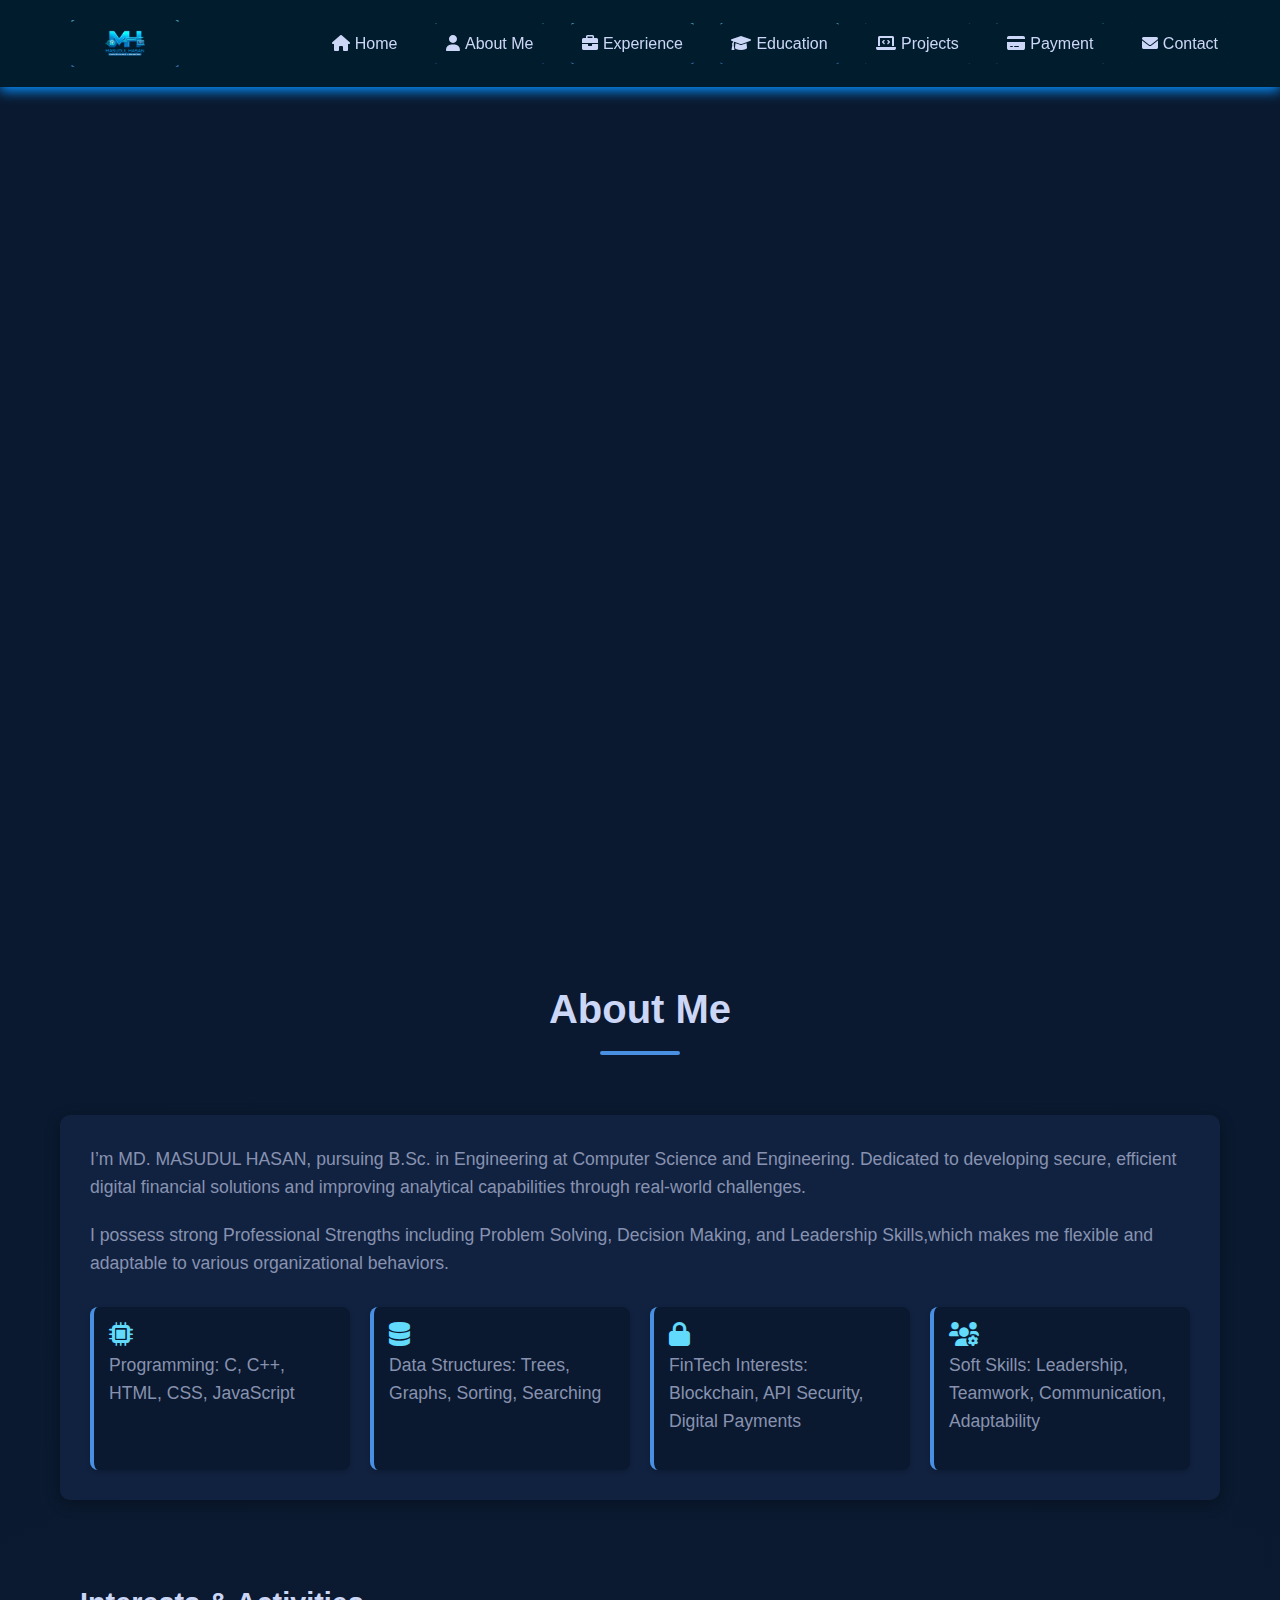
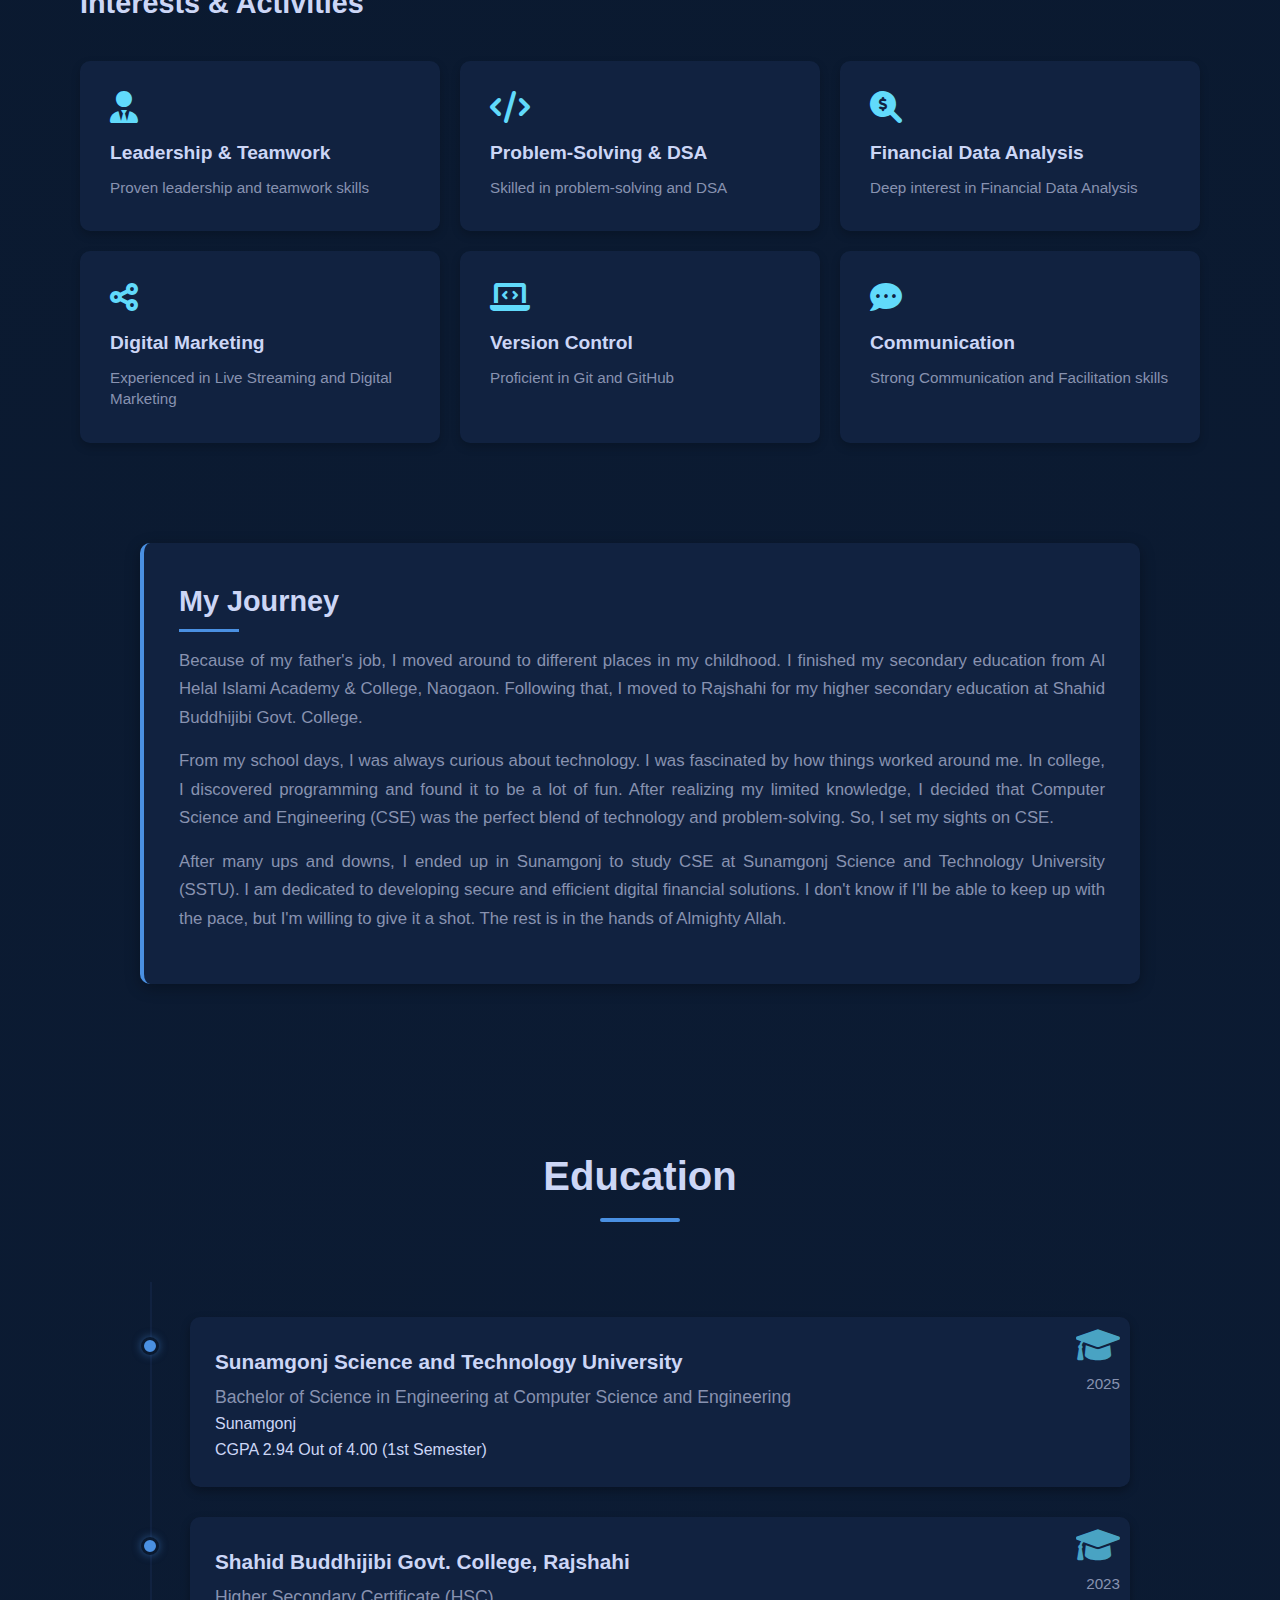
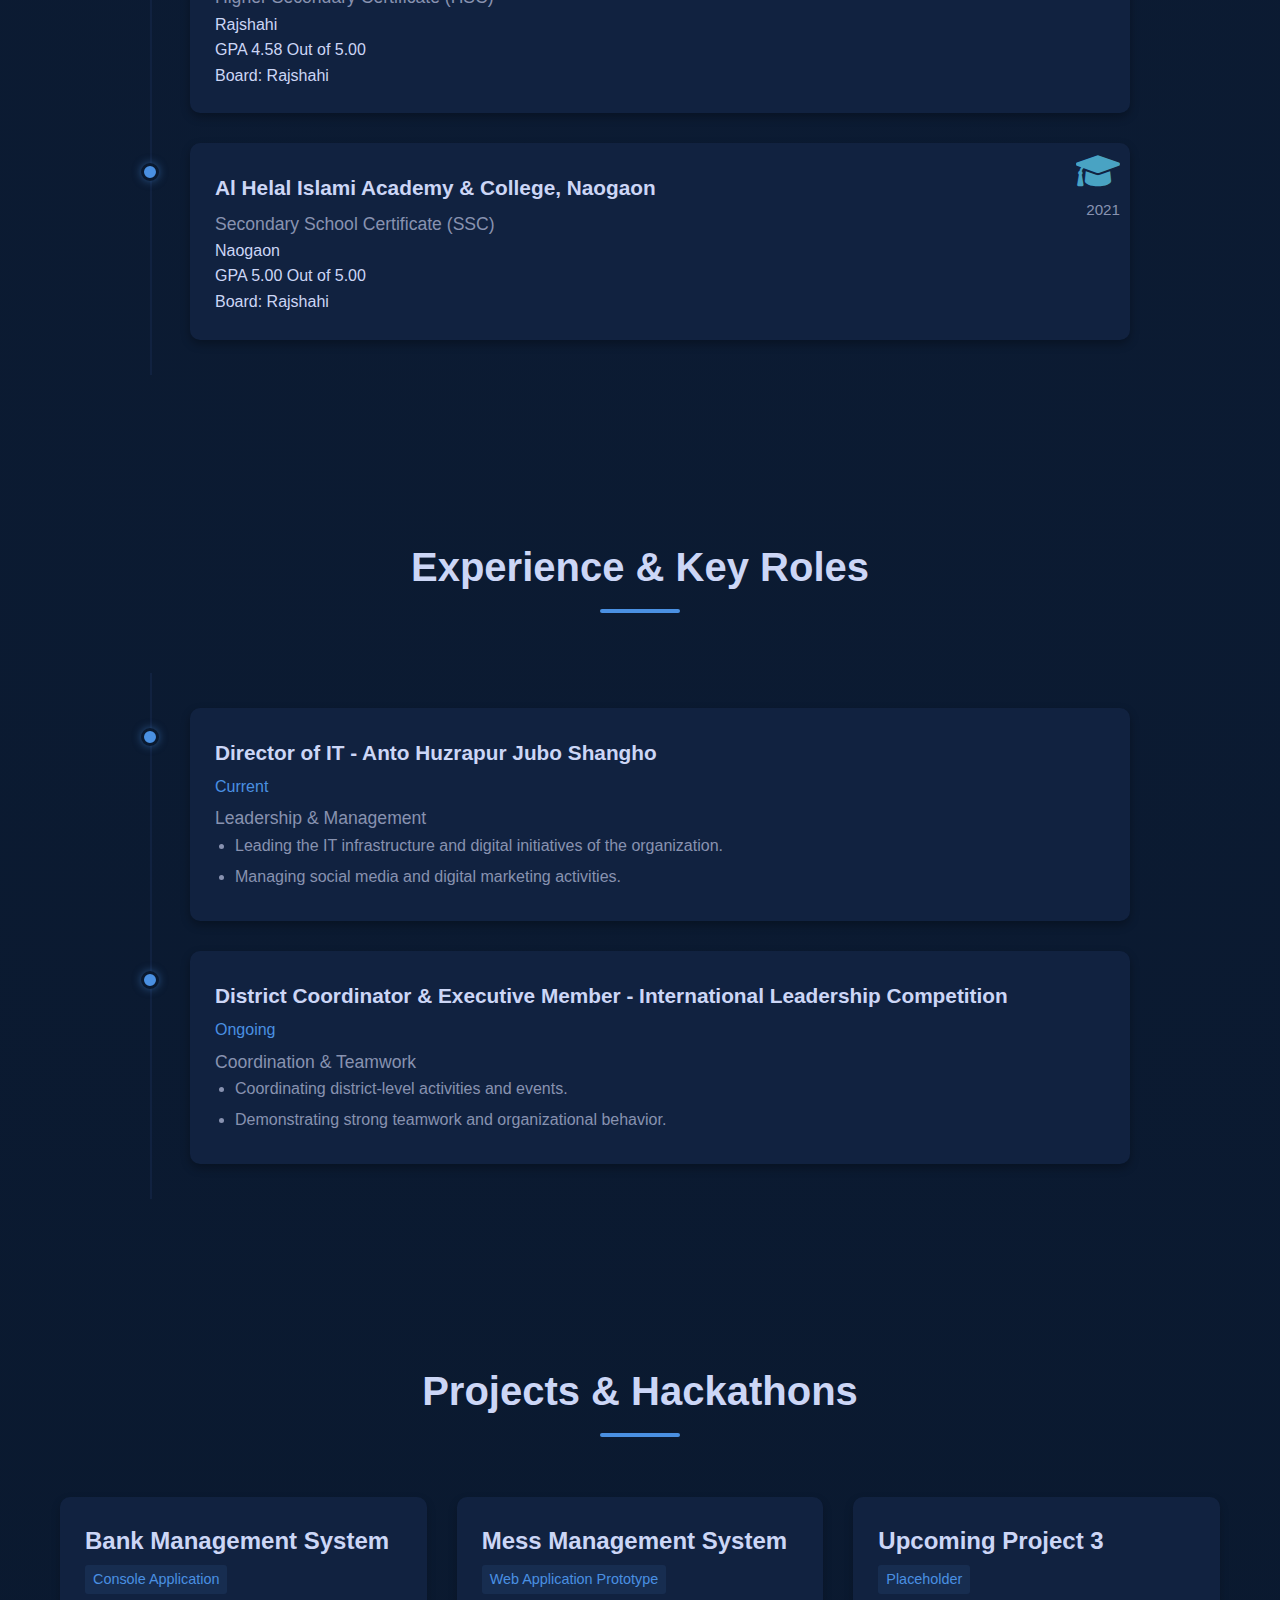
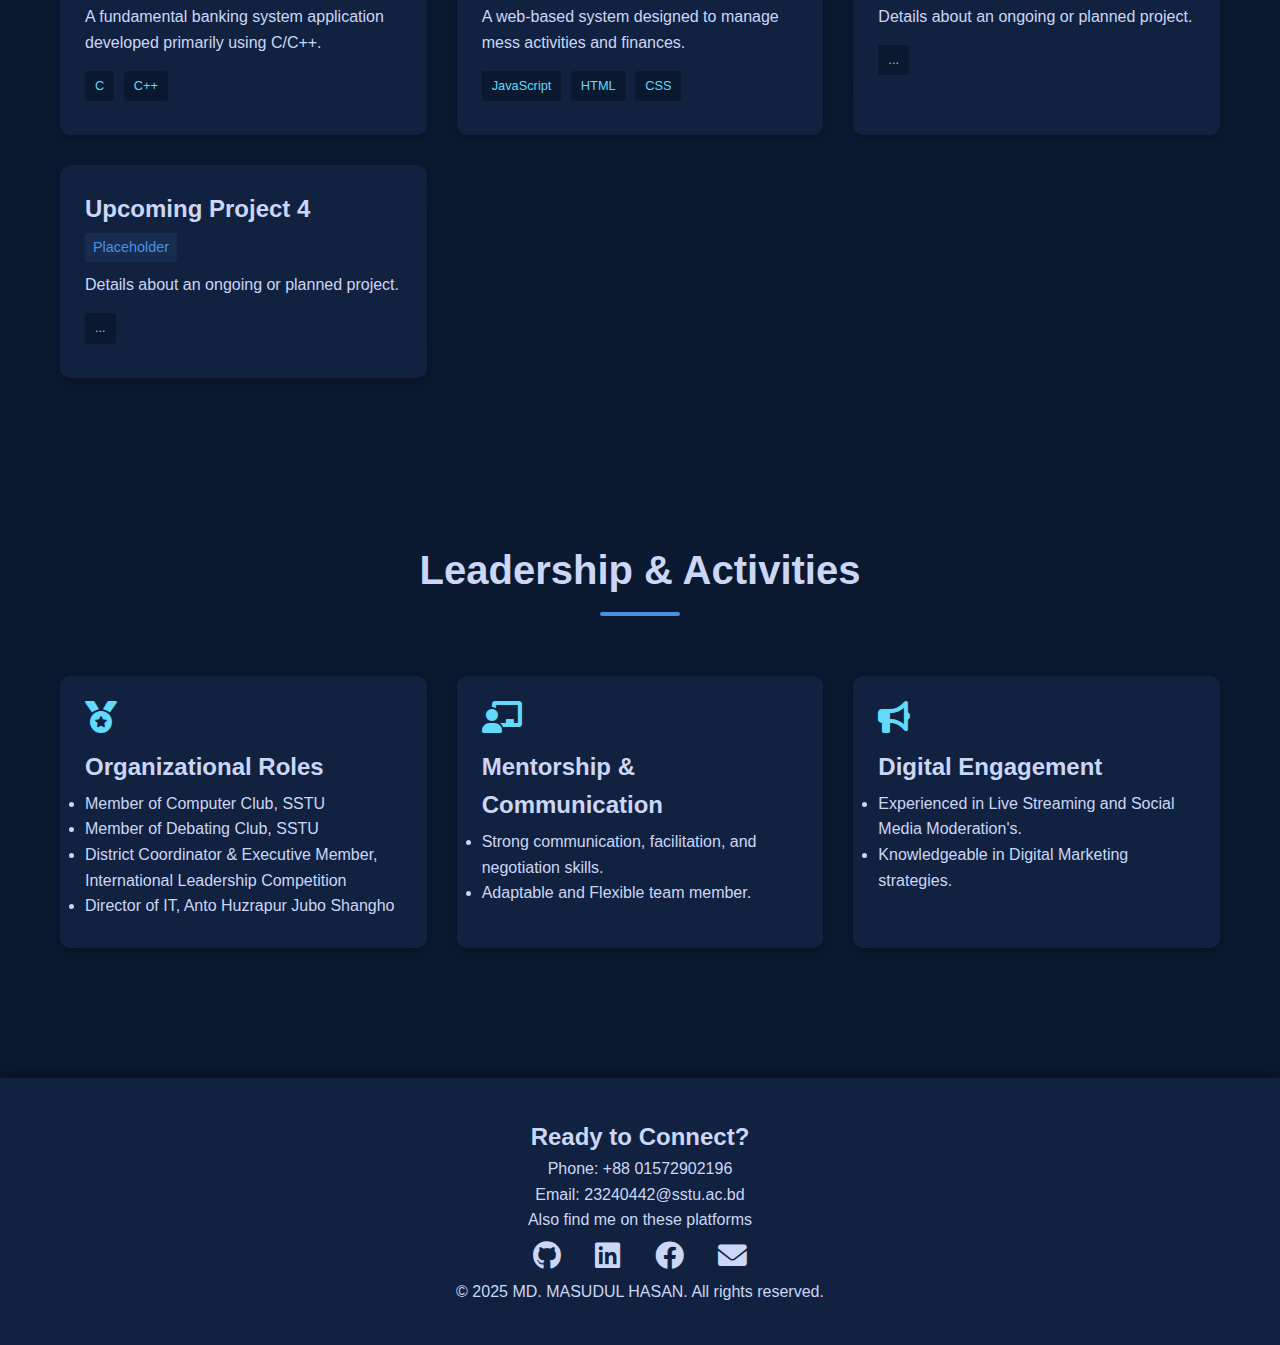
<file: index.html>
<!DOCTYPE html>
<html lang="en">
<head>
    <meta charset="UTF-8">
    <meta name="viewport" content="width=device-width, initial-scale=1.0">
    <title>MASUDUL HASAN - Portfolio</title>
    <link rel="stylesheet" href="style.css">
    <link rel="stylesheet" href="https://cdnjs.cloudflare.com/ajax/libs/font-awesome/6.0.0-beta3/css/all.min.css">
</head>
<body>
    <div class="bubbles">
        <div></div>
        <div></div>
        <div></div>
        <div></div>
        <div></div>
        <div></div>
        <div></div>
        <div></div>
        <div></div>
        <div></div>
    </div>
    
   <header>
    
    <div class="logo">
            <div class="logo-btn">
                <img src="MH.png" alt="Masudul Hasan Logo" style="width: 40px; height: auto; vertical-align: middle;">
            </div>
        </div>
        <nav>
            </nav>
        <nav>
            <a href="#home">
                <i class="fas fa-home" style="margin-right: 5px;"></i>
                Home
            </a>
            <a href="#about">
                <i class="fas fa-user" style="margin-right: 5px;"></i>
                About Me
            </a>
            <a href="#experience">
                <i class="fas fa-briefcase" style="margin-right: 5px;"></i>
                Experience
            </a>
            <a href="#education">
                <i class="fas fa-graduation-cap" style="margin-right: 5px;"></i>
                Education
            </a>
            <a href="#projects">
                <i class="fas fa-laptop-code" style="margin-right: 5px;"></i>
                Projects
            </a>
            <a href="payment.html">
                <i class="fas fa-credit-card" style="margin-right: 5px;"></i>
                Payment
            </a>
            <a href="contact.html">
                <i class="fas fa-envelope" style="margin-right: 5px;"></i>
                Contact
            </a>
        </nav>
    </header>

    <main>
      <section id="home" class="hero section reveal">
            <div class="hero-content">
                
                <img src="MASUDUL HASAN.png" alt="MD Masudul Hasan Profile Picture" class="profile-img">
                
                <p class="tagline">Hi, I'm</p>
                <h1>MD. MASUDUL HASAN</h1>
                <p class="tagline">A Technology Enthusiast & Problem Solver</p>
                <p>An ambitious dreamer daring to make a difference, a well-rounded leader seeking knowledge <br>across disciplines, 
                    and a compassionate son motivated to ease his parents' sacrifices.</p>
                <a href="contact.html" class="btn">Get in Touch</a>
            </div>
        </section>

        <section id="about" class="section">
            <h2 class="section-title">About Me</h2>
            <div class="about-content">
                <p>I’m MD. MASUDUL HASAN, pursuing B.Sc. in Engineering at Computer Science and Engineering. Dedicated to developing secure, efficient digital financial solutions and improving analytical capabilities through real-world challenges.</p>
                <p>I possess strong Professional Strengths including Problem Solving, Decision Making, and Leadership Skills,which makes me flexible and adaptable to various organizational behaviors.</p>
                
                <div class="about-info-grid">
                    <div>
                        <i class="fas fa-microchip"></i>
                        <p>Programming: C, C++, HTML, CSS, JavaScript</p>
                    </div>
                    <div>
                        <i class="fas fa-database"></i>
                        <p>Data Structures: Trees, Graphs, Sorting, Searching</p>
                    </div>
                    <div>
                        <i class="fas fa-lock"></i>
                        <p>FinTech Interests: Blockchain, API Security, Digital Payments</p>
                    </div>
                    <div>
                        <i class="fas fa-users-cog"></i>
                        <p>Soft Skills: Leadership, Teamwork, Communication, Adaptability</p>
                    </div>
                </div>
            </div>

            <div class="interests-passions">
                <h3 class="subsection-title">Interests & Activities</h3>
                <div class="interests-grid">
                    
                    <div class="interest-card">
                        <i class="fas fa-user-tie interest-icon"></i>
                        <h4>Leadership & Teamwork</h4>
                        <p>Proven leadership and teamwork skills</p>
                    </div>
                    
                    <div class="interest-card">
                        <i class="fas fa-code interest-icon"></i>
                        <h4>Problem-Solving & DSA</h4>
                        <p>Skilled in problem-solving and DSA</p>
                    </div>
                    
                    <div class="interest-card">
                        <i class="fas fa-search-dollar interest-icon"></i>
                        <h4>Financial Data Analysis</h4>
                        <p>Deep interest in Financial Data Analysis</p>
                    </div>
                    
                    <div class="interest-card">
                        <i class="fas fa-share-alt interest-icon"></i>
                        <h4>Digital Marketing</h4>
                        <p>Experienced in Live Streaming and Digital Marketing</p>
                    </div>

                    <div class="interest-card">
                        <i class="fas fa-laptop-code interest-icon"></i>
                        <h4>Version Control</h4>
                        <p>Proficient in Git and GitHub</p>
                    </div>
                    
                    <div class="interest-card">
                        <i class="fas fa-comment-dots interest-icon"></i>
                        <h4>Communication</h4>
                        <p>Strong Communication and Facilitation skills</p>
                    </div>
                </div>
            </div>
        </section>
<section id="my-journey" class="section">
            <div class="journey-box">
                <h3 class="journey-title">My Journey</h3>
                
                <p>Because of my father's job, I moved around to different places in my childhood. I finished my secondary education from Al Helal Islami Academy & College, Naogaon. Following that, I moved to Rajshahi for my higher secondary education at Shahid Buddhijibi Govt. College.</p>
                
                <p>From my school days, I was always curious about technology. I was fascinated by how things worked around me. In college, I discovered programming and found it to be a lot of fun. After realizing my limited knowledge, I decided that Computer Science and Engineering (CSE) was the perfect blend of technology and problem-solving. So, I set my sights on CSE.</p>
                
                <p>After many ups and downs, I ended up in Sunamgonj to study CSE at Sunamgonj Science and Technology University (SSTU). I am dedicated to developing secure and efficient digital financial solutions. I don't know if I'll be able to keep up with the pace, but I'm willing to give it a shot. The rest is in the hands of Almighty Allah.</p>
            </div>
        </section>


        <section id="education" class="section">
            <h2 class="section-title">Education</h2>
            <div class="timeline education-timeline-single">
                
                <div class="timeline-item">
                    <div class="timeline-dot"></div>
                    <div class="timeline-content">
                        <i class="fas fa-graduation-cap education-icon"></i>
                        <h3>Sunamgonj Science and Technology University </h3>
                        <span class="dates">2025</span>
                        <p class="degree">Bachelor of Science in Engineering at Computer Science and Engineering </p>
                        <p class="location">Sunamgonj</p>
                        <p class="cgpa">CGPA 2.94 Out of 4.00 (1st Semester) </p>
                    </div>
                </div>

                <div class="timeline-item">
                    <div class="timeline-dot"></div>
                    <div class="timeline-content">
                        <i class="fas fa-graduation-cap education-icon"></i>
                        <h3>Shahid Buddhijibi Govt. College, Rajshahi</h3>
                        <span class="dates">2023</span>
                        <p class="degree">Higher Secondary Certificate (HSC)</p>
                        <p class="location">Rajshahi</p>
                        <p class="gpa">GPA 4.58 Out of 5.00</p>
                        <p class="award">Board: Rajshahi</p>
                    </div>
                </div>

                <div class="timeline-item">
                    <div class="timeline-dot"></div>
                    <div class="timeline-content">
                        <i class="fas fa-graduation-cap education-icon"></i>
                        <h3>Al Helal Islami Academy & College, Naogaon</h3>
                        <span class="dates">2021</span>
                        <p class="degree">Secondary School Certificate (SSC)</p>
                        <p class="location">Naogaon</p>
                        <p class="gpa">GPA 5.00 Out of 5.00</p>
                        <p class="award">Board: Rajshahi</p>
                    </div>
                </div>
            </div>
        </section>


        <section id="experience" class="section">
            <h2 class="section-title">Experience & Key Roles</h2>
            <div class="timeline experience-timeline-single">
                
                <div class="timeline-item">
                    <div class="timeline-dot"></div>
                    <div class="timeline-content">
                        <h3>Director of IT - Anto Huzrapur Jubo Shangho </h3>
                        <span class="dates">Current</span>
                        <p class="job-title">Leadership & Management</p>
                        <ul>
                            <li>Leading the IT infrastructure and digital initiatives of the organization. </li>
                            <li>Managing social media and digital marketing activities.</li>
                        </ul>
                    </div>
                </div>

                <div class="timeline-item">
                    <div class="timeline-dot"></div>
                    <div class="timeline-content">
                        <h3>District Coordinator & Executive Member - International Leadership Competition </h3>
                        <span class="dates">Ongoing</span>
                        <p class="job-title">Coordination & Teamwork</p>
                        <ul>
                            <li>Coordinating district-level activities and events. </li>
                            <li>Demonstrating strong teamwork and organizational behavior.</li>
                        </ul>
                    </div>
                </div>

            </div>
        </section>


        <section id="projects" class="section">
            <h2 class="section-title">Projects & Hackathons</h2>
            <div class="projects-grid">
                
                <div class="project-card">
                    <h4>Bank Management System</h4>
                    <span class="stack">Console Application</span>
                    <p>A fundamental banking system application developed primarily using C/C++.</p>
                    <div class="tech-tags">
                        <span>C</span>
                        <span>C++</span>
                    </div>
                </div>

                <div class="project-card">
                    <h4>Mess Management System</h4>
                    <span class="stack">Web Application Prototype</span>
                    <p>A web-based system designed to manage mess activities and finances.</p>
                    <div class="tech-tags">
                        <span>JavaScript</span>
                        <span>HTML</span>
                        <span>CSS</span>
                    </div>
                </div>

                <div class="project-card">
                    <h4>Upcoming Project 3</h4>
                    <span class="stack">Placeholder</span>
                    <p>Details about an ongoing or planned project.</p>
                    <div class="tech-tags">
                        <span>...</span>
                    </div>
                </div>
                
                <div class="project-card">
                    <h4>Upcoming Project 4</h4>
                    <span class="stack">Placeholder</span>
                    <p>Details about an ongoing or planned project.</p>
                    <div class="tech-tags">
                        <span>...</span>
                    </div>
                </div>
            </div>
        </section>

  
        <section id="leadership" class="section">
            <h2 class="section-title">Leadership & Activities</h2>
            <div class="projects-grid">
                
                <div class="project-card">
                    <i class="fas fa-medal interest-icon"></i>
                    <h4>Organizational Roles</h4>
                    <ul>
                        <li>Member of Computer Club, SSTU </li>
                        <li>Member of Debating Club, SSTU </li>
                        <li>District Coordinator & Executive Member, International Leadership Competition </li>
                        <li>Director of IT, Anto Huzrapur Jubo Shangho </li>
                    </ul>
                </div>
                
                <div class="project-card">
                    <i class="fas fa-chalkboard-teacher interest-icon"></i>
                    <h4>Mentorship & Communication</h4>
                    <ul>
                        <li>Strong communication, facilitation, and negotiation skills.</li>
                        <li>Adaptable and Flexible team member.</li>
                    </ul>
                </div>
                
                <div class="project-card">
                    <i class="fas fa-bullhorn interest-icon"></i>
                    <h4>Digital Engagement</h4>
                    <ul>
                        <li>Experienced in Live Streaming and Social Media Moderation's.</li>
                        <li>Knowledgeable in Digital Marketing strategies. </li>
                    </ul>
                </div>
            </div>
        </section>
        
        </main>

    <footer id="contact">
        <div class="contact-info">
            <h2>Ready to Connect?</h2>
            <a href="mailto:23240442@sstu.ac.bd" class=""></a>
            <p class="mt-4">Phone: +88 01572902196</p>
            <p>Email: 23240442@sstu.ac.bd </p>
        </div>
        
        <div class="social-links">
            <p>Also find me on these platforms</p>
            <div class="icons">
                <a href="https://github.com/masudul2002" target="_blank" title="GitHub"><i class="fab fa-github"></i></a>
                <a href="https://www.linkedin.com/in/masudul2002" target="_blank" title="LinkedIn"><i class="fab fa-linkedin"></i></a>
                <a href="https://www.facebook.com/masudul2002" target="_blank" title="Facebook"><i class="fab fa-facebook"></i></a>
                <a href="mailto:23240442@sstu.ac.bd" title="Email"><i class="fas fa-envelope"></i></a>
            </div>
        </div>
        <div class="copyright">
            <p>&copy; 2025 MD. MASUDUL HASAN. All rights reserved.</p>
        </div>
    </footer>
    
    </body>
</html>
</file>
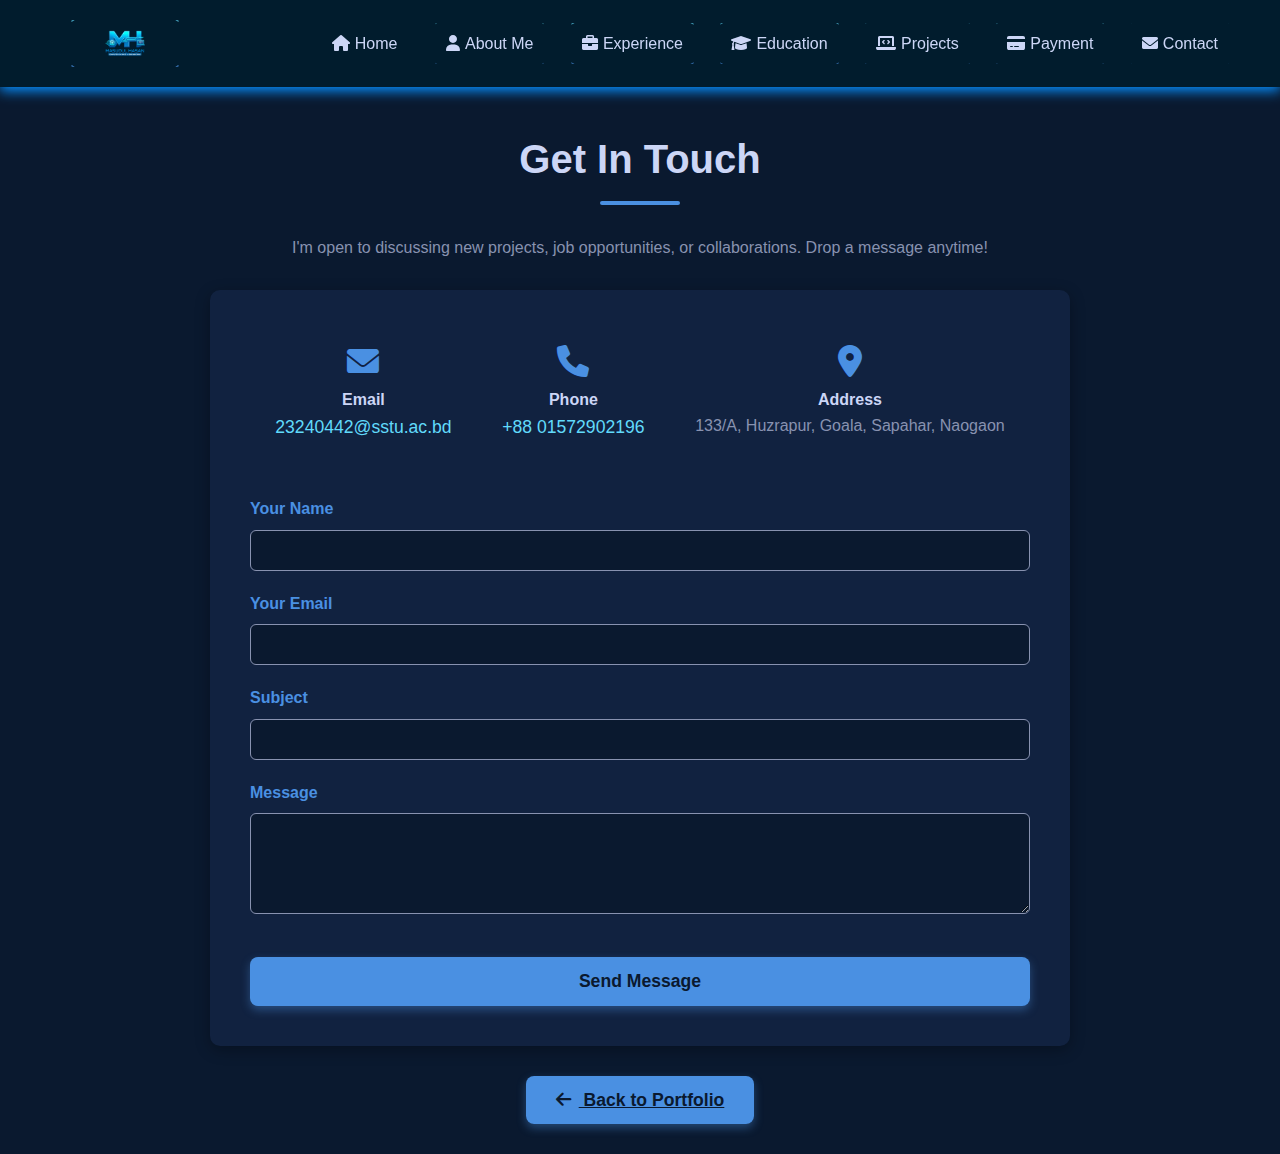
<file: contact.html>
<!DOCTYPE html>
<html lang="en">
<head>
    <meta charset="UTF-8">
    <meta name="viewport" content="width=device-width, initial-scale=1.0">
    <title>Contact Me - MD. MASUDUL HASAN</title>
    <link rel="stylesheet" href="https://cdnjs.cloudflare.com/ajax/libs/font-awesome/6.0.0-beta3/css/all.min.css">
    
    <link rel="stylesheet" href="style.css"> 
    <style>
        /* Contact Page এর জন্য স্পেসিফিক স্টাইল */
        
        /* বডি এবং কন্টেইনার স্টাইল (সাধারণত পোর্টফোলিও থেকে ইনহেরিট হয়) */
        body {
            background-color: var(--background-color);
            color: var(--text-color);
            padding-top: 0px; /* হেডার এর নিচে জায়গা রাখা */
            min-height: 100vh;
        }

        .contact-page-container {
            max-width: 900px;
            margin: 0 auto;
            padding: 40px 20px;
            text-align: center;
        }
        
        .contact-box {
            background-color: var(--card-background);
            padding: 40px;
            border-radius: 10px;
            box-shadow: 0 4px 15px rgba(0, 0, 0, 0.3);
            margin-top: 30px;
        }
        
        /* কন্টাক্ট ইনফো গ্রিড */
        .info-grid {
            display: flex;
            justify-content: space-around;
            flex-wrap: wrap;
            margin-bottom: 40px;
        }
        
        .info-item {
            margin: 15px;
            text-align: center;
        }
        
        .info-item i {
            font-size: 2rem;
            color: var(--primary-color);
            margin-bottom: 10px;
        }
        
        .info-item a {
            color: var(--secondary-color);
            text-decoration: none;
            font-size: 1.1rem;
            transition: color 0.3s;
        }

        /* ফর্ম স্টাইল */
        .contact-form {
            text-align: left;
            margin-top: 30px;
        }
        
        .form-group {
            margin-bottom: 20px;
        }
        
        .form-group label {
            display: block;
            margin-bottom: 8px;
            color: var(--primary-color);
            font-weight: bold;
        }
        
        .form-group input,
        .form-group textarea {
            width: 100%;
            padding: 12px;
            border: 1px solid var(--sub-text-color);
            border-radius: 6px;
            background-color: var(--background-color);
            color: var(--text-color);
            box-sizing: border-box;
            resize: vertical;
        }
        
        .form-group input:focus,
        .form-group textarea:focus {
            border-color: var(--secondary-color);
            outline: none;
            box-shadow: 0 0 5px rgba(97, 218, 251, 0.5);
        }
        
        .submit-btn {
            /* index.html এর .btn স্টাইল ব্যবহার করা */
            width: 100%;
            margin-top: 15px;
        }
        
        /* Back Button */
        .back-home-link {
            margin-top: 40px;
        }
        
        /* ছোট স্ক্রিনের জন্য */
        @media (max-width: 500px) {
            .contact-box {
                padding: 20px;
            }
            .info-grid {
                flex-direction: column;
            }
            .info-item {
                margin: 10px 0;
            }
        }
    </style>
</head>
<body>

    <header>
        <div class="logo">
            <div class="logo-btn">
                <img src="MH.png" alt="Masudul Hasan Logo" style="width: 40px; height: auto; vertical-align: middle;">
            </div>
        </div>
        <nav>
            <a href="index.html#home">
                <i class="fas fa-home" style="margin-right: 5px;"></i>
                Home
            </a>
            <a href="index.html#about">
                <i class="fas fa-user" style="margin-right: 5px;"></i>
                About Me
            </a>
            <a href="index.html#experience">
                <i class="fas fa-briefcase" style="margin-right: 5px;"></i>
                Experience
            </a>
            <a href="index.html#education">
                <i class="fas fa-graduation-cap" style="margin-right: 5px;"></i>
                Education
            </a>
            <a href="index.html#projects">
                <i class="fas fa-laptop-code" style="margin-right: 5px;"></i>
                Projects
            </a>
            <a href="payment.html"> 
                <i class="fas fa-credit-card" style="margin-right: 5px;"></i>
                Payment
            </a>
            <a href="#contact">
                <i class="fas fa-envelope" style="margin-right: 5px;"></i>
                Contact
            </a>
        </nav>
    </header>
    
    <div class="contact-page-container">
        
        <h2 class="section-title" style="margin-bottom: 20px;">Get In Touch</h2>
        <p style="color: var(--sub-text-color);">I'm open to discussing new projects, job opportunities, or collaborations. Drop a message anytime!</p>

        <div class="contact-box">
            
            <div class="info-grid">
                <div class="info-item">
                    <i class="fas fa-envelope"></i>
                    <h4>Email</h4>
                    <a href="mailto:23240442@sstu.ac.bd">23240442@sstu.ac.bd</a>
                </div>
                <div class="info-item">
                    <i class="fas fa-phone"></i>
                    <h4>Phone</h4>
                    <a href="tel:+8801572902196">+88 01572902196</a>
                </div>
                <div class="info-item">
                    <i class="fas fa-map-marker-alt"></i>
                    <h4>Address</h4>
                    <p style="color: var(--sub-text-color); margin: 0;">133/A, Huzrapur, Goala, Sapahar, Naogaon</p>
                </div>
            </div>
            
            <div class="contact-form">
                <form action="mailto:23240442@sstu.ac.bd" method="post" enctype="text/plain">
                    <div class="form-group">
                        <label for="name">Your Name</label>
                        <input type="text" id="name" name="name" required>
                    </div>
                    <div class="form-group">
                        <label for="email">Your Email</label>
                        <input type="email" id="email" name="email" required>
                    </div>
                    <div class="form-group">
                        <label for="subject">Subject</label>
                        <input type="text" id="subject" name="subject">
                    </div>
                    <div class="form-group">
                        <label for="message">Message</label>
                        <textarea id="message" name="message" rows="5" required></textarea>
                    </div>
                    <button type="submit" class="btn submit-btn">Send Message</button>
                </form>
            </div>
            
        </div>
        
        <div class="back-home-link">
            <a href="index.html" class="btn contact-btn">
                <i class="fas fa-arrow-left" style="margin-right: 8px;"></i> Back to Portfolio
            </a>
        </div>
        
    </div>
    
    </body>
</html>
</file>
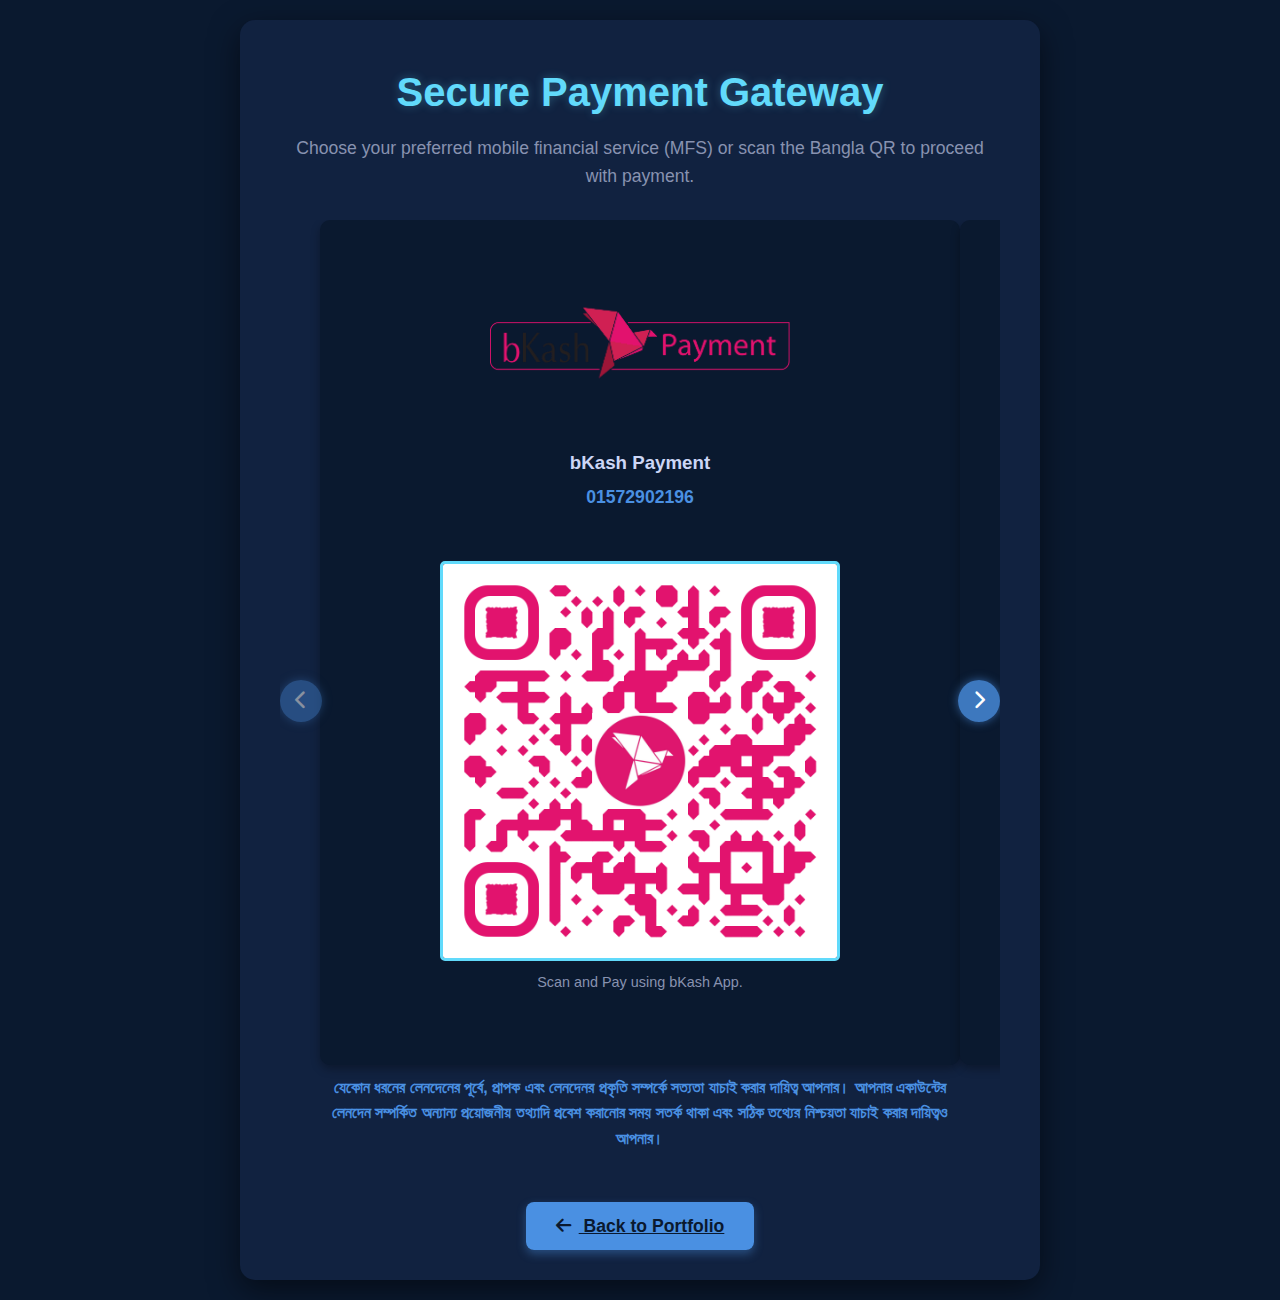
<file: payment.html>
<!DOCTYPE html>
<html lang="en">
<head>
    <meta charset="UTF-8">
    <meta name="viewport" content="width=device-width, initial-scale=1.0">
    <title>Payment Gateway - MD. MASUDUL HASAN</title>
    <link rel="stylesheet" href="https://cdnjs.cloudflare.com/ajax/libs/font-awesome/6.0.0-beta3/css/all.min.css">
    
    <link rel="stylesheet" href="style.css"> 
    <style>
        /* -------------------- Payment Page এর জন্য বেসিক স্টাইল -------------------- */
        @keyframes fadeIn {
            to { opacity: 1; }
        }

        body {
            display: flex;
            flex-direction: column;
            align-items: center;
            justify-content: center;
            min-height: 100vh;
            padding: 20px;
            background-color: var(--background-color);
        }

        .payment-container {
            /* ক্যারোসেল এর জন্য max-width 900px এ রাখা হলো */
            max-width: 800px; 
            width: 95%;
            background-color: var(--card-background);
            padding: 40px;
            border-radius: 15px;
            box-shadow: 0 10px 30px rgba(0, 0, 0, 0.5);
            text-align: center;
            animation: fadeIn 1s ease-out;
        }

        .payment-container h1 {
            color: var(--secondary-color);
            font-size: 2.5rem;
            margin-bottom: 10px;
            text-shadow: 0 0 10px rgba(97, 218, 251, 0.3);
        }

        .payment-container p {
            color: var(--sub-text-color);
            margin-bottom: 30px;
            font-size: 1.1rem;
        }
        
        /* -------------------- ক্যারোসেল/স্লাইডার স্টাইল -------------------- */
        .carousel-wrapper {
            position: relative;
            overflow: hidden; 
            margin: 30px 0;
            padding: 0 40px; 
        }
        
        .method-grid {
            display: flex; 
            transition: transform 0.5s ease-in-out; 
            width: 100%; 
        }

        .payment-method {
            flex: 0 0 100%; 
            background-color: var(--background-color);
            padding: 40px 20px; 
            border-radius: 10px;
            box-shadow: 0 4px 10px rgba(0, 0, 0, 0.3);
            border: 1px solid transparent;
            transition: all 0.3s ease;
            display: flex;
            flex-direction: column;
            align-items: center;
            text-align: center;
        }

        /* লোগো ও টেক্সট স্টাইল */
        .payment-method .logo-img { max-width: 300px; height: auto; margin-bottom: 15px; }
        .payment-method h3 { color: var(--text-color); margin-bottom: 5px; }
        
        /* চূড়ান্ত ফিক্স: QR কোড সাইজ 400px এ বাড়ানো হলো */
        .qr-code-individual {
            max-width: 400px; 
            height: auto;
            border: 3px solid var(--secondary-color); 
            border-radius: 5px;
            margin-top: 20px;
            margin-bottom: 10px;
        }
        
        /* অ্যারো বাটন স্টাইল */
        .arrow-btn {
            position: absolute;
            top: 50%;
            transform: translateY(-50%);
            background: rgba(74, 144, 226, 0.8);
            color: white;
            border: none;
            padding: 10px 15px;
            border-radius: 50%;
            cursor: pointer;
            z-index: 10;
            font-size: 1.2rem;
            box-shadow: 0 0 10px rgba(74, 144, 226, 0.6);
            transition: background 0.3s;
        }

        .arrow-btn:hover {
            background: var(--secondary-color);
        }

        #prevBtn { left: 0; }
        #nextBtn { right: 0; }
        
        /* যখন অ্যারো ডিসেবল হবে */
        .arrow-btn:disabled {
            opacity: 0.5;
            cursor: not-allowed;
        }

        /* -------------------- রেসপনসিভ ফিক্স -------------------- */
        @media (max-width: 600px) {
            .payment-container { padding: 20px; }
            .carousel-wrapper { padding: 0 20px; }
            .arrow-btn { 
                padding: 8px 12px;
                font-size: 1rem;
            }
            #prevBtn { left: 0; }
            #nextBtn { right: 0; }
            
            /* ছোট স্ক্রিনে QR কোড সাইজ ফিক্স */
            .qr-code-individual {
                 max-width: 90vw; /* ভিউপোর্ট প্রস্থের 90% ব্যবহার করবে */
            }
        }
    </style>
</head>
<body>

    <div class="payment-container">
        <h1>Secure Payment Gateway</h1>
        <p>Choose your preferred mobile financial service (MFS) or scan the Bangla QR to proceed with payment.</p>

        <div class="carousel-wrapper">
            
            <button id="prevBtn" class="arrow-btn" disabled><i class="fas fa-chevron-left"></i></button>
            
            <div class="method-grid">
                
                <div class="payment-method">
                
                <a href="https://shop.bkash.com/masudul01572902196/paymentlink/default-payment" target="_blank">
                    <img src="Bkash-logo.png" alt="bKash Logo" class="logo-img">
                </a>
                
                <h3>bKash Payment</h3>
                <p style="color: var(--primary-color); font-weight: bold;">01572902196</p>
                
                <img src="bKash.png" alt="bKash QR Code" class="qr-code-individual">
                <p style="font-size: 0.9rem; color: var(--sub-text-color);">Scan and Pay using bKash App.</p>
            </div>
                
                <div class="payment-method">
                    <img src="Nagad.png" alt="Nagad Logo" class="logo-img">
                    <h3>Nagad Payment</h3>
                    <p style="color: var(--primary-color); font-weight: bold;">01572902196</p>
                    <img src="Nagad-qr.png" alt="Nagad QR Code" class="qr-code-individual">
                    <p style="font-size: 0.9rem; color: var(--sub-text-color);">Scan and Pay using Nagad App.</p>
                </div>
                
                <div class="payment-method">
                    <img src="upay.jpg" alt="Upay Logo" class="logo-img">
                    <h3>Upay Payment</h3>
                    <p style="color: var(--primary-color); font-weight: bold;">01572902196</p>
                    <img src="Upay-qr.png" alt="Upay QR Code" class="qr-code-individual">
                    <p style="font-size: 0.9rem; color: var(--sub-text-color);">Scan and Pay using Upay App.</p>
                </div>

                <div class="payment-method">
                    <i class="fas fa-qrcode" style="font-size: 3rem; color: var(--secondary-color); margin-bottom: 15px;"></i>
                    <h3>Bangla QR Universal</h3>
                    <p style="font-size: 0.95rem; color: var(--sub-text-color);">Scan this QR from any Banking/MFS app.</p>
                    <img src="bangla-qr.png" alt="Bangla QR Code" class="qr-code-individual">
                    <p style="color: var(--primary-color); margin-top: 10px; font-weight: bold;">Transaction Reference: [প্রয়োজন অনুসারে রেফারেন্স]</p>
                    
                </div>

            </div>
            <div <p style="color: var(--primary-color); margin-top: 10px; font-weight: bold;">যেকোন ধরনের লেনদেনের পূর্বে, প্রাপক এবং লেনদেনর প্রকৃতি সম্পর্কে সত্যতা যাচাই করার দায়িত্ব আপনার। আপনার একাউন্টের লেনদেন সম্পর্কিত অন্যান্য প্রয়োজনীয় তথ্যাদি প্রবেশ করানোর সময় সতর্ক থাকা এবং সঠিক তথ্যের নিশ্চয়তা যাচাই করার দায়িত্বও আপনার।</p>

        </div>
            <button id="nextBtn" class="arrow-btn"><i class="fas fa-chevron-right"></i></button>

        </div> 
        <div class="back-home">
            <a href="index.html" class="btn">
                <i class="fas fa-arrow-left" style="margin-right: 8px;"></i> Back to Portfolio
            </a>
        </div>
    </div>

    <script>
        const carousel = document.querySelector('.method-grid');
        const prevBtn = document.getElementById('prevBtn');
        const nextBtn = document.getElementById('nextBtn');
        const items = document.querySelectorAll('.payment-method');
        let currentIndex = 0;
        const totalItems = items.length;

        function updateCarousel() {
            // ক্যারোসেলটিকে তার বর্তমান ইনডেক্স অনুযায়ী স্লাইড করা
            const offset = -currentIndex * 100;
            carousel.style.transform = `translateX(${offset}%)`;

            // বাটনের ডিসেবল স্টেট নিয়ন্ত্রণ করা
            prevBtn.disabled = currentIndex === 0;
            nextBtn.disabled = currentIndex === totalItems - 1;
        }

        nextBtn.addEventListener('click', () => {
            if (currentIndex < totalItems - 1) {
                currentIndex++;
                updateCarousel();
            }
        });

        prevBtn.addEventListener('click', () => {
            if (currentIndex > 0) {
                currentIndex--;
                updateCarousel();
            }
        });

        // পেজ লোড হওয়ার সাথে সাথেই একবার ক্যারোসেল আপডেট করা
        updateCarousel();
    </script>

</body>
</html>
</file>
<file: style.css>
/* বেসিক রিসেট */
* {
    margin: 0;
    padding: 0;
    box-sizing: border-box;
    /* গ্লোবাল ট্রানজিশন: অ্যানিমেশনকে স্মুথ করার জন্য */
    transition: all 0.3s cubic-bezier(0.25, 0.8, 0.25, 1);
}

:root {
    --primary-color: #4A90E2; /* উজ্জ্বল নীল */
    --secondary-color: #61DAFB; /* হালকা নীল/সায়ান */
    --background-color: #0A192F; /* ডার্ক নেভি ব্লু */
    --card-background: #112240; /* হালকা ডার্ক নেভি ব্লু */
    --text-color: #CCD6F6; /* হালকা ধূসর */
    --sub-text-color: #8892B0; /* ধূসর */
    --transition: all 0.3s ease-in-out;
}

body {
    font-family: 'Segoe UI', Arial, sans-serif;
    background-color: var(--background-color);
    color: var(--text-color);
    line-height: 1.6;
    scroll-behavior: smooth;
    position: relative;
    overflow-x: hidden;
}

/* -------------------- অ্যানিমেটেড বাবল ব্যাকগ্রাউন্ড -------------------- */
/* (এই সেকশনটি আগের মতোই থাকবে, কারণ এটি বেস অ্যানিমেশন) */
.bubbles {
    position: absolute;
    top: 0;
    left: 0;
    width: 100%;
    height: 100%;
    overflow: hidden;
    z-index: -1;
}

.bubbles::after {
    content: '';
    position: absolute;
    width: 100%;
    height: 100%;
    background: radial-gradient(circle, rgba(17,34,64,0.5) 0%, rgba(10,25,47,0) 70%);
    opacity: 0.5;
    pointer-events: none;
}

.bubbles div {
    position: absolute;
    display: block;
    width: 20px;
    height: 20px;
    background: rgba(74, 144, 226, 0.15); 
    bottom: -150px;
    border-radius: 50%;
    animation: animate 25s linear infinite;
}

.bubbles div:nth-child(1) { left: 25%; width: 80px; height: 80px; animation-delay: 0s; }
.bubbles div:nth-child(2) { left: 10%; width: 20px; height: 20px; animation-delay: 2s; animation-duration: 12s; }
.bubbles div:nth-child(3) { left: 70%; width: 25px; height: 25px; animation-delay: 4s; }
.bubbles div:nth-child(4) { left: 40%; width: 60px; height: 60px; animation-delay: 0s; animation-duration: 18s; }
.bubbles div:nth-child(5) { left: 65%; width: 15px; height: 15px; animation-delay: 7s; }
.bubbles div:nth-child(6) { left: 75%; width: 90px; height: 90px; animation-delay: 3s; animation-duration: 10s; }
.bubbles div:nth-child(7) { left: 35%; width: 50px; height: 50px; animation-delay: 6s; animation-duration: 15s; }
.bubbles div:nth-child(8) { left: 50%; width: 25px; height: 25px; animation-delay: 10s; }
.bubbles div:nth-child(9) { left: 20%; width: 70px; height: 70px; animation-delay: 9s; animation-duration: 11s; }
.bubbles div:nth-child(10) { left: 85%; width: 40px; height: 40px; animation-delay: 5s; }


@keyframes animate {
    0% { transform: translateY(0) rotate(0deg); opacity: 0.5; border-radius: 50%; }
    100% { transform: translateY(-1000px) rotate(720deg); opacity: 0; border-radius: 20%; }
}

/* -------------------- নেভিগেশন বার -------------------- */
header {
    display: flex;
    justify-content: space-between;
    align-items: center;
    padding: 20px 50px;
    background-color: rgb(1, 28, 45); /* সেমি-ট্রান্সপারেন্ট ব্যাকগ্রাউন্ড */
    backdrop-filter: blur(5px); /* ব্লার ইফেক্ট */
    position: sticky;
    top: 0;
    z-index: 100;
    box-shadow: 0 4px 12px rgb(8, 144, 255); /* আরও প্রফেশনাল শ্যাডো */
}

.logo {
    font-size: 1.5rem;
    font-weight: bold;
    color: var(--primary-color);
    letter-spacing: 1.5px;
}

/* -------------------- নেভিগেশন বার আপডেট (স্পিনিং ও গ্লো) -------------------- */

nav a {
    color: var(--text-color);
    text-decoration: none;
    margin-left: 20px;
    padding: 8px 12px;
    position: relative;
    display: inline-flex;
    align-items: center;
    justify-content: center;
    border-radius: 4px;
    
    /* গ্লো অ্যানিমেশন যুক্ত করা হলো */
    animation: glowing 3s infinite alternate; 
    
    /* টেক্সটকে রিং এর উপরে আনার জন্য */
    z-index: 2; 
    
    transition: color 0.3s ease-in-out, transform 0.2s ease-out; 
    overflow: hidden; /* রিং যেন লিঙ্কের বাইরে না যায় তার জন্য */
}
/* -------------------- লোগো বাটন ফিক্স (Nav Button এর মতো দেখতে) -------------------- */
.logo-btn {
    /* Nav a এর মতো বেস স্টাইল */
    padding: 10px 18px; 
    margin-left: 20px;
    min-width: 110px; 
    
    position: relative;
    display: inline-flex;
    align-items: center;
    justify-content: center;
    border-radius: 4px;
    
    /* Nav a এর মতো একই অ্যানিমেশন এবং গ্লো */
    animation: glowing 3s infinite alternate; 
    z-index: 2; 
    overflow: hidden;
    
    /* লোগোর ছবি যেনো মাঝখানে থাকে তার জন্য ফ্লেক্স সেন্টার */
    display: flex;
    justify-content: center;
    align-items: center;
}

/* Nav a::before এর মতো স্পিনিং রিং ইফেক্ট যোগ করা */
.logo-btn::before {
    content: '';
    position: absolute;
    top: -15px; 
    left: -15px;
    right: -15px;
    bottom: -15px;
    border: 3px solid transparent; 
    border-radius: 50%; 
    border-top: 3px solid var(--secondary-color); 
    border-bottom: 3px solid var(--primary-color); 
    
    animation: spin 5s linear infinite; 
    
    z-index: 1; 
    opacity: 0.8;
}

/* লোগো আইটেমে হোভার ইফেক্ট (ঐচ্ছিক) */
.logo-btn:hover {
    transform: translateY(-2px);
    background-color: rgba(97, 218, 251, 0.05);
}

/* স্পিনিং রিং তৈরি করা */
nav a::before {
    content: '';
    position: absolute;
    top: -15px; /* রিং এর সাইজ বাড়ানোর জন্য টপ/লেফট বাড়ানো হলো */
    left: -15px;
    right: -15px;
    bottom: -15px;
    border: 3px solid transparent; /* বর্ডার সাইজ বাড়ানো হলো */
    border-radius: 50%; 
    border-top: 3px solid var(--secondary-color); /* রিং এর রঙ */
    border-bottom: 3px solid var(--primary-color); 
    
    /* স্পিনিং অ্যানিমেশন যুক্ত করা হলো */
    animation: spin 5s linear infinite; /* স্পিড কমানো হলো (5s) */
    
    /* টেক্সটের পিছনে রাখা হলো */
    z-index: 1; 
    opacity: 0.8;
}

/* হোভার ইফেক্ট */
nav a:hover {
    color: var(--secondary-color); 
    background-color: rgba(97, 218, 251, 0.1); /* হোভারে একটু গাঢ় গ্লো */
    transform: translateY(-2px);
}

/* আন্ডারলাইন ইফেক্টটি বজায় রাখা হলো (nav a::after) */
nav a::after {
    content: '';
    position: absolute;
    width: 0;
    height: 2px;
    bottom: 0;
    left: 50%;
    transform: translateX(-50%);
    background: var(--primary-color);
    transition: width 0.3s ease-in-out;
    z-index: 3;
}

nav a:hover::after {
    width: 100%;
    background: var(--secondary-color);
}

nav a:hover {
    color: var(--secondary-color); /* হোভারে টেক্সট উজ্জ্বল নীল হবে */
    background-color: rgb(0, 159, 250); /* হালকা ব্যাকগ্রাউন্ড গ্লো */
    transform: translateY(-2px); /* সামান্য উপরে উঠবে */
}
/* -------------------- নেভিগেশন বার আপডেট (স্পিনিং ও গ্লো) -------------------- */
/* ... (অন্যান্য nav a::before, nav a:hover স্টাইল) ... */

/* আপনার দেওয়া কোডটি এখানে যোগ করুন: */
nav a i {
    color: var(--text-color);
    /* ট্রানজিশন বজায় রাখা হলো */
    transition: color 0.3s ease-in-out; 
    z-index: 3; /* টেক্সটের মতো আইকনটিকেও রিং এর উপরে আনা */
}

/* হোভার করার সময় আইকনের রঙ পরিবর্তন */
nav a:hover i {
    color: var(--secondary-color);
}

nav a::after {
    /* এটি আন্ডারলাইন, হোভারের সময় বাম থেকে ডানে ফিলাপ হবে */
    content: '';
    position: absolute;
    width: 0;
    height: 2px;
    bottom: 0;
    left: 50%;
    transform: translateX(-50%);
    background: var(--primary-color);
    transition: width 0.3s ease-in-out;
}

nav a:hover::after {
    width: 100%;
    background: var(--secondary-color); /* হোভারে আন্ডারলাইন রঙ পরিবর্তন */
}


/* -------------------- সেকশন স্টাইল -------------------- */
main {
    max-width: 1200px;
    margin: 0 auto;
    padding: 0 20px;
}

.section {
    padding: 80px 0;
}

.section-title {
    font-size: 2.5rem;
    color: var(--text-color);
    margin-bottom: 50px;
    text-align: center;
    position: relative;
    padding-bottom: 10px;
}

.section-title::after {
    content: '';
    display: block;
    width: 80px; /* চওড়া আন্ডারলাইন */
    height: 4px;
    background: var(--primary-color);
    margin: 10px auto 0;
    border-radius: 2px;
}

/* হিরো সেকশন */
.hero {
    height: 90vh; /* হাইট বাড়ানো হলো */
    display: flex;
    justify-content: center;
    align-items: center;
    text-align: center;
    opacity: 0; /* শুরুতে অপাসিটি 0 */
    animation: fadeIn 1.5s ease-out forwards; /* ফেড-ইন অ্যানিমেশন */
}
/* -------------------- হিরো সেকশন - ছবি স্টাইল -------------------- */
.profile-img {
    width: 250px; /* ছবির প্রস্থ সেট */
    height: 250px; /* উচ্চতা সেট */
    object-fit: cover; /* ছবিতে বিকৃতি এড়াতে */
    border-radius: 50%; /* বৃত্তাকার আকৃতি */
    margin: 0 auto 30px; /* কেন্দ্রে আনা এবং নিচে মার্জিন যোগ */
    border: 5px solid var(--card-background); /* ছবির চারপাশে ব্যাকগ্রাউন্ড রঙের বর্ডার */
    
    /* গ্লোয়িং ইফেক্ট যোগ */
    box-shadow: 0 0 15px rgba(74, 144, 226, 0.6), 
                0 0 25px rgba(97, 218, 251, 0.4); 
    
    transition: all 0.4s ease;
}

.profile-img:hover {
    transform: scale(1.05); /* হোভারে সামান্য বড় হবে */
}

/* হিরো সেকশন কন্টেন্ট এর স্টাইল (কেন্দ্রের জন্য) */
.hero-content {
    display: flex;
    flex-direction: column;
    align-items: center; /* হিরো সেকশনের ভেতরের সবকিছু কেন্দ্রে নিয়ে আসবে */
    justify-content: center;
}

@keyframes fadeIn {
    to { opacity: 1; }
}

.hero-content h1 {
    font-size: 5rem;
    color: var(--secondary-color);
    margin: 10px 0;
    text-shadow: 0 0 10px rgba(97, 218, 251, 0.3); /* উজ্জ্বল শ্যাডো */
}

.hero-content p {
    font-size: 1.2rem;
    color: var(--sub-text-color);
}

.tagline {
    font-size: 1.5rem !important;
    color: var(--primary-color) !important;
    margin-bottom: 30px;
    letter-spacing: 1px;
}

.btn {
    background-color: var(--primary-color);
    color: var(--background-color);
    padding: 14px 30px;
    border: none;
    border-radius: 8px; /* আরও রাউন্ডেড বাটন */
    cursor: pointer;
    font-size: 1.1rem;
    font-weight: bold;
    margin-top: 25px;
    box-shadow: 0 4px 10px rgba(74, 144, 226, 0.4);
    transition: all 0.4s cubic-bezier(0.25, 0.8, 0.25, 1);
}

.btn:hover {
    background-color: var(--secondary-color);
    transform: translateY(-4px) scale(1.02);
    box-shadow: 0 8px 15px rgba(97, 218, 251, 0.6);
}

/* -------------------- অন-স্ক্রল অ্যানিমেশন (Reveal Effect) -------------------- */
/* এই ক্লাসগুলি JavaScript ব্যবহার করে যুক্ত হবে */
.reveal {
    opacity: 0;
    transform: translateY(20px);
    transition: opacity 0.6s ease-out, transform 0.6s ease-out;
}

.reveal.active {
    opacity: 1;
    transform: translateY(0);
}

/* -------------------- অ্যাবাউট সেকশন -------------------- */
.about-content {
    background-color: var(--card-background);
    padding: 30px;
    border-radius: 10px; /* আরও প্রফেশনাল রাউন্ডেড কর্নার */
    box-shadow: 0 4px 15px rgba(0, 0, 0, 0.3);
}

.about-content p {
    margin-bottom: 20px;
    font-size: 1.1rem;
    color: var(--sub-text-color);
}

.about-info-grid {
    display: grid;
    grid-template-columns: repeat(auto-fit, minmax(250px, 1fr));
    gap: 20px;
    margin-top: 30px;
}

.about-info-grid > div {
    background-color: var(--background-color);
    padding: 15px;
    border-radius: 8px;
    border-left: 4px solid var(--primary-color);
    box-shadow: 0 2px 5px rgba(0, 0, 0, 0.2);
    transform: translateX(0);
    transition: all 0.3s ease;
}

.about-info-grid > div:hover {
    transform: translateX(5px);
    box-shadow: 0 5px 15px rgba(74, 144, 226, 0.15);
}

.about-info-grid i {
    color: var(--secondary-color);
    font-size: 1.5rem;
    margin-right: 10px;
}

/* -------------------- ইন্টারেস্টস ও প্যাশনস সেকশন স্টাইল -------------------- */
.interests-passions {
    margin-top: 80px;
}

.subsection-title {
    font-size: 1.8rem;
    color: var(--text-color);
    margin-bottom: 30px;
    text-align: left;
    position: relative;
    padding-bottom: 5px;
    margin-left: 20px;
}

.interests-grid {
    display: grid;
    grid-template-columns: repeat(auto-fit, minmax(280px, 1fr)); 
    gap: 20px;
    padding: 0 20px;
}

.interest-card {
    background-color: var(--card-background);
    padding: 30px;
    border-radius: 10px;
    box-shadow: 0 4px 10px rgba(0, 0, 0, 0.2);
    border-bottom: 3px solid transparent;
    transition: all 0.4s cubic-bezier(0.25, 0.8, 0.25, 1);
}

.interest-card:hover {
    transform: translateY(-8px);
    border-bottom-color: var(--primary-color);
    box-shadow: 0 12px 20px rgba(0, 0, 0, 0.4);
}

.interest-icon {
    font-size: 2rem;
    color: var(--secondary-color);
    margin-bottom: 15px;
}

.interest-card h4 {
    font-size: 1.2rem;
    color: var(--text-color);
    margin-bottom: 8px;
}

.interest-card p {
    font-size: 0.95rem;
    color: var(--sub-text-color);
    line-height: 1.4;
    margin: 0;
}

/* -------------------- My Journey সেকশন স্টাইল -------------------- */
#my-journey {
    padding-top: 20px;
}

.journey-box {
    max-width: 1000px;
    margin: 0 auto;
    background-color: var(--card-background);
    padding: 35px;
    border-radius: 10px;
    box-shadow: 0 4px 15px rgba(0, 0, 0, 0.3);
    border-left: 4px solid var(--primary-color); 
    transform: scale(1);
    transition: transform 0.3s ease;
}

.journey-box:hover {
    transform: scale(1.005);
}

.journey-title {
    font-size: 1.8rem;
    color: var(--text-color);
    margin-bottom: 5px;
    position: relative;
    padding-bottom: 10px;
}

.journey-title::after {
    content: '';
    display: block;
    width: 60px;
    height: 3px;
    background: var(--primary-color);
    margin: 5px 0 0;
}

.journey-skip {
    font-size: 0.9rem;
    color: #f75d59; 
    margin-bottom: 25px;
    font-style: italic;
}

.journey-box p {
    font-size: 1.05rem;
    color: var(--sub-text-color);
    margin-bottom: 15px;
    line-height: 1.7;
    text-align: justify;
}

/* -------------------- টাইমলাইন স্টাইল (সাধারণ ও ফিক্সড) -------------------- */
.timeline {
    position: relative;
    padding: 20px 0;
    max-width: 1000px; /* বড় বক্সের জন্য 1000px */
    margin: 0 auto;
}

.timeline::before {
    content: '';
    position: absolute;
    top: 0;
    width: 2px;
    height: 100%;
    background: var(--card-background);
}

.timeline-item {
    padding: 15px 0; /* প্যাডিং বাড়ানো হলো */
    position: relative;
    width: 100%; 
    margin-left: 0;
    padding-right: 10px;
}

.timeline-dot {
    position: absolute;
    top: 35px; /* প্যাডিং এর সাথে অ্যাডজাস্ট করা */
    width: 18px; /* ডট সাইজ বাড়ানো হলো */
    height: 18px;
    background: var(--primary-color);
    border-radius: 50%;
    border: 3px solid var(--background-color);
    z-index: 1;
    box-shadow: 0 0 8px rgba(74, 144, 226, 0.5); /* শ্যাডো যোগ */
}

.timeline-content {
    background: var(--card-background);
    padding: 25px; /* প্যাডিং বাড়ানো হলো */
    border-radius: 10px;
    box-shadow: 0 4px 10px rgba(0, 0, 0, 0.3);
    margin-left: 0;
    border-top: 3px solid transparent;
    transition: all 0.4s cubic-bezier(0.25, 0.8, 0.25, 1);
}

.timeline-content:hover {
    border-top-color: var(--primary-color);
    transform: translateY(-5px);
    box-shadow: 0 8px 15px rgba(0, 0, 0, 0.4);
}


/* -------------------- টাইমলাইন ফিক্স (বাম-এলাইনড) -------------------- */

.experience-timeline-single::before,
.education-timeline-single::before {
    left: 10px; 
    transform: none;
}

.experience-timeline-single .timeline-item,
.education-timeline-single .timeline-item {
    padding-left: 50px; /* ডট থেকে দূরত্ব বাড়ানো হলো */
}

.experience-timeline-single .timeline-dot,
.education-timeline-single .timeline-dot {
    left: 10px;
    transform: translateX(-50%);
}

/* এক্সপেরিয়েন্স এবং এডুকেশন স্পেসিফিক স্টাইল */

.timeline-content h3 {
    color: var(--text-color);
    margin-bottom: 5px;
    font-size: 1.3rem;
}
.timeline-content .dates {
    color: var(--primary-color);
    font-style: normal;
}
.timeline-content .job-title, .timeline-content .degree {
    color: var(--sub-text-color);
    font-size: 1.1rem;
    margin-top: 5px;
}
.timeline-content ul {
    list-style: disc;
    margin-left: 20px;
    color: var(--sub-text-color);
}
.timeline-content li {
    margin-bottom: 6px;
}

/* এডুকেশন স্পেসিফিক অ্যানিমেশন */
.education-icon {
    position: absolute;
    right: 20px; 
    top: 25px;
    font-size: 2.2rem; /* সাইজ বাড়ানো হলো */
    color: var(--secondary-color);
    opacity: 0.7;
}

.education-timeline-single .dates {
    position: absolute;
    right: 20px;
    top: 70px;
    font-size: 0.95rem;
    color: var(--sub-text-color);
}


/* -------------------- প্রজেক্টস সেকশন -------------------- */
.projects-grid {
    display: grid;
    grid-template-columns: repeat(auto-fit, minmax(300px, 1fr));
    gap: 30px;
}

.project-card {
    background-color: var(--card-background);
    padding: 25px;
    border-radius: 10px;
    box-shadow: 0 4px 10px rgba(0, 0, 0, 0.2);
    border-bottom: 4px solid transparent;
    transition: all 0.4s cubic-bezier(0.25, 0.8, 0.25, 1);
}

.project-card:hover {
    transform: translateY(-8px);
    border-bottom-color: var(--secondary-color);
    box-shadow: 0 12px 20px rgba(0, 0, 0, 0.4);
}

.project-card h4 {
    font-size: 1.5rem;
    color: var(--text-color);
    margin-bottom: 5px;
}

.project-card .stack {
    color: var(--primary-color);
    font-size: 0.9rem;
    margin-bottom: 10px;
    display: inline-block;
    padding: 3px 8px;
    background-color: rgba(74, 144, 226, 0.1);
    border-radius: 3px;
}

.tech-tags {
    margin-top: 15px;
}

.tech-tags span {
    display: inline-block;
    background-color: var(--background-color);
    color: var(--secondary-color);
    padding: 5px 10px;
    border-radius: 3px;
    font-size: 0.8rem;
    margin-right: 5px;
    margin-bottom: 5px;
}


/* -------------------- রিসার্চ ইন্টারেস্টস সেকশন স্টাইল -------------------- */
#research {
    padding: 80px 0;
}

/* গ্রিড লেআউট: দুটি কার্ড পাশাপাশি দেখানোর জন্য */
.research-grid {
    display: grid;
    grid-template-columns: repeat(auto-fit, minmax(350px, 1fr));
    gap: 30px;
    max-width: 1000px;
    margin: 0 auto 50px; /* নিচের পেপারস বক্স থেকে দূরত্ব */
}

/* প্রতিটা ইন্টারেস্ট কার্ডের ডিজাইন */
.research-card {
    background-color: var(--card-background);
    padding: 25px;
    border-radius: 10px;
    box-shadow: 0 4px 10px rgba(0, 0, 0, 0.2);
    border-left: 3px solid var(--primary-color); /* সাইড হাইলাইট */
    transition: all 0.4s cubic-bezier(0.25, 0.8, 0.25, 1);
}

.research-card:hover {
    transform: translateY(-5px); /* হোভারে সামান্য উপরে উঠবে */
    box-shadow: 0 8px 15px rgba(0, 0, 0, 0.4);
}

.research-card i {
    font-size: 1.8rem;
    color: var(--secondary-color);
    margin-right: 10px;
}

.research-card h4 {
    font-size: 1.3rem;
    color: var(--text-color);
    margin-bottom: 10px;
    display: inline-block;
}

.research-card p {
    font-size: 1rem;
    color: var(--sub-text-color);
    line-height: 1.5;
}

/* রিসার্চ পেপারস বক্সের ডিজাইন */
.research-papers-box {
    max-width: 1000px;
    margin: 0 auto;
    background-color: var(--card-background);
    padding: 30px;
    border-radius: 10px;
    box-shadow: 0 4px 10px rgba(0, 0, 0, 0.2);
    border-left: 3px solid var(--secondary-color); /* সাইড হাইলাইট */
}

.research-papers-box h3 {
    font-size: 1.4rem;
    color: var(--primary-color);
    margin-bottom: 15px;
}

/* বুলেটিং স্টাইল */
.research-papers-box ul {
    list-style: none;
    padding-left: 0;
}

.research-papers-box ul li {
    position: relative;
    padding-left: 20px;
    margin-bottom: 10px;
    color: var(--sub-text-color);
}

.research-papers-box ul li::before {
    content: '▶'; /* কাস্টম বুলেট পয়েন্ট */
    position: absolute;
    left: 0;
    color: var(--secondary-color);
    font-size: 0.8rem;
    line-height: 1.5;
}

/* ছোট স্ক্রিনের জন্য ফিক্স */
@media (max-width: 800px) {
    .research-grid {
        grid-template-columns: 1fr;
        padding: 0 20px;
    }
}

/* -------------------- পেমেন্ট সেকশন -------------------- */
.payment-options {
    /* (আগের স্টাইল বজায় রাখা হয়েছে) */
}


/* -------------------- ফুটার/যোগাযোগ -------------------- */
footer {
    background-color: var(--card-background);
    text-align: center;
    padding: 40px 20px;
    margin-top: 50px;
    box-shadow: 0 -4px 12px rgba(0, 0, 0, 0.3);
}

.social-links .icons a {
    color: var(--text-color);
    font-size: 1.8rem; /* আইকন সাইজ বাড়ানো হলো */
    margin: 0 15px;
}

.social-links .icons a:hover {
    color: var(--primary-color);
    transform: translateY(-3px) scale(1.1); /* হোভার ইফেক্ট */
}


/* -------------------- মিডিয়া কোয়েরি (রেসপনসিভ) -------------------- */
@media (max-width: 768px) {
    header {
        padding: 20px;
    }
    nav {
        display: none; 
    }
    .hero-content h1 {
        font-size: 3rem;
    }
    
    /* টাইমলাইন ফিক্স */
    .timeline {
        max-width: 95%; 
    }
    .timeline-item {
        padding-left: 35px; 
    }
    .timeline-dot {
        top: 25px; /* ছোট স্ক্রিনে ডট পজিশন ফিক্স */
        width: 15px;
        height: 15px;
    }
    .timeline-content {
        padding: 20px;
    }
    
    /* এডুকেশন ফিক্স */
    .education-icon {
        right: 15px; 
        top: 20px;
        font-size: 1.8rem;
    }
    .education-timeline-single .dates {
        position: static; /* ছোট স্ক্রিনে তারিখ নিচে আনা */
        display: block;
        margin-top: 5px;
        float: none;
    }
    .education-timeline-single .timeline-content h3 {
        padding-right: 0;
    }
}
/* -------------------- পেমেন্ট সেকশন ফিক্সড স্টাইল -------------------- */

.payment-options {
    display: flex;
    justify-content: center;
    gap: 30px;
    flex-wrap: wrap;
    margin-top: 20px;
}

.payment-card {
    background-color: var(--card-background);
    padding: 30px;
    border-radius: 12px; /* আরও রাউন্ডেড কর্নার */
    text-align: center;
    width: 300px;
    box-shadow: 0 4px 15px rgba(0, 0, 0, 0.4);
    transition: all 0.4s cubic-bezier(0.25, 0.8, 0.25, 1);
    border: 1px solid rgba(74, 144, 226, 0.1); /* হালকা বর্ডার */
}

.payment-card:hover {
    transform: translateY(-8px);
    box-shadow: 0 15px 30px rgba(0, 0, 0, 0.5);
    border-color: var(--primary-color);
}

.payment-card i {
    font-size: 3rem; /* আইকন সাইজ বাড়ানো হলো */
    color: var(--secondary-color);
    margin-bottom: 20px;
    text-shadow: 0 0 10px rgba(97, 218, 251, 0.5); /* উজ্জ্বল শ্যাডো */
}

.payment-card h4 {
    color: var(--text-color);
    margin-bottom: 15px;
    font-size: 1.4rem;
}

.payment-card p {
    color: var(--sub-text-color);
    margin-bottom: 10px;
}

.payment-card .note {
    font-size: 0.9rem;
    color: #f75d59; 
    margin-top: 10px;
}

/* --- পেমেন্ট সেকশনের জন্য নতুন বাটন স্টাইল (AI/ML লুক) --- */

.payment-btn {
    background-color: #6a1b9a; /* ডিপ পার্পল কালার (AI/Tech লুক) */
    color: #ffffff;
    padding: 10px 20px;
    border: none;
    border-radius: 20px; /* পিল বাটন লুকের জন্য হাইলি রাউন্ডেড */
    cursor: pointer;
    font-size: 1rem;
    font-weight: bold;
    margin-top: 15px;
    box-shadow: 0 4px 10px rgba(106, 27, 154, 0.6);
    transition: all 0.3s ease-in-out;
    display: block; /* সম্পূর্ণ প্রস্থ ব্যবহার করার জন্য */
    width: 100%;
}

.payment-btn:hover {
    background-color: #9c27b0; /* হালকা পার্পল হোভার */
    transform: translateY(-2px) scale(1.02);
    box-shadow: 0 6px 15px rgba(156, 39, 176, 0.8);
}
/* নতুন অ্যানিমেশন কীফ্রেম: স্পিনিং ইফেক্টের জন্য */
@keyframes spin {
    0% { transform: rotate(0deg); }
    100% { transform: rotate(360deg); }
}

/* নতুন অ্যানিমেশন কীফ্রেম: গ্লো ইফেক্টের জন্য (আরও দৃশ্যমান) */
@keyframes glowing {
    0% { box-shadow: 0 0 5px rgba(74, 144, 226, 0.5), 0 0 10px rgba(97, 218, 251, 0.2); }
    50% { box-shadow: 0 0 15px var(--primary-color), 0 0 25px var(--secondary-color); }
    100% { box-shadow: 0 0 5px rgba(74, 144, 226, 0.5), 0 0 10px rgba(97, 218, 251, 0.2); }
}
</file>
